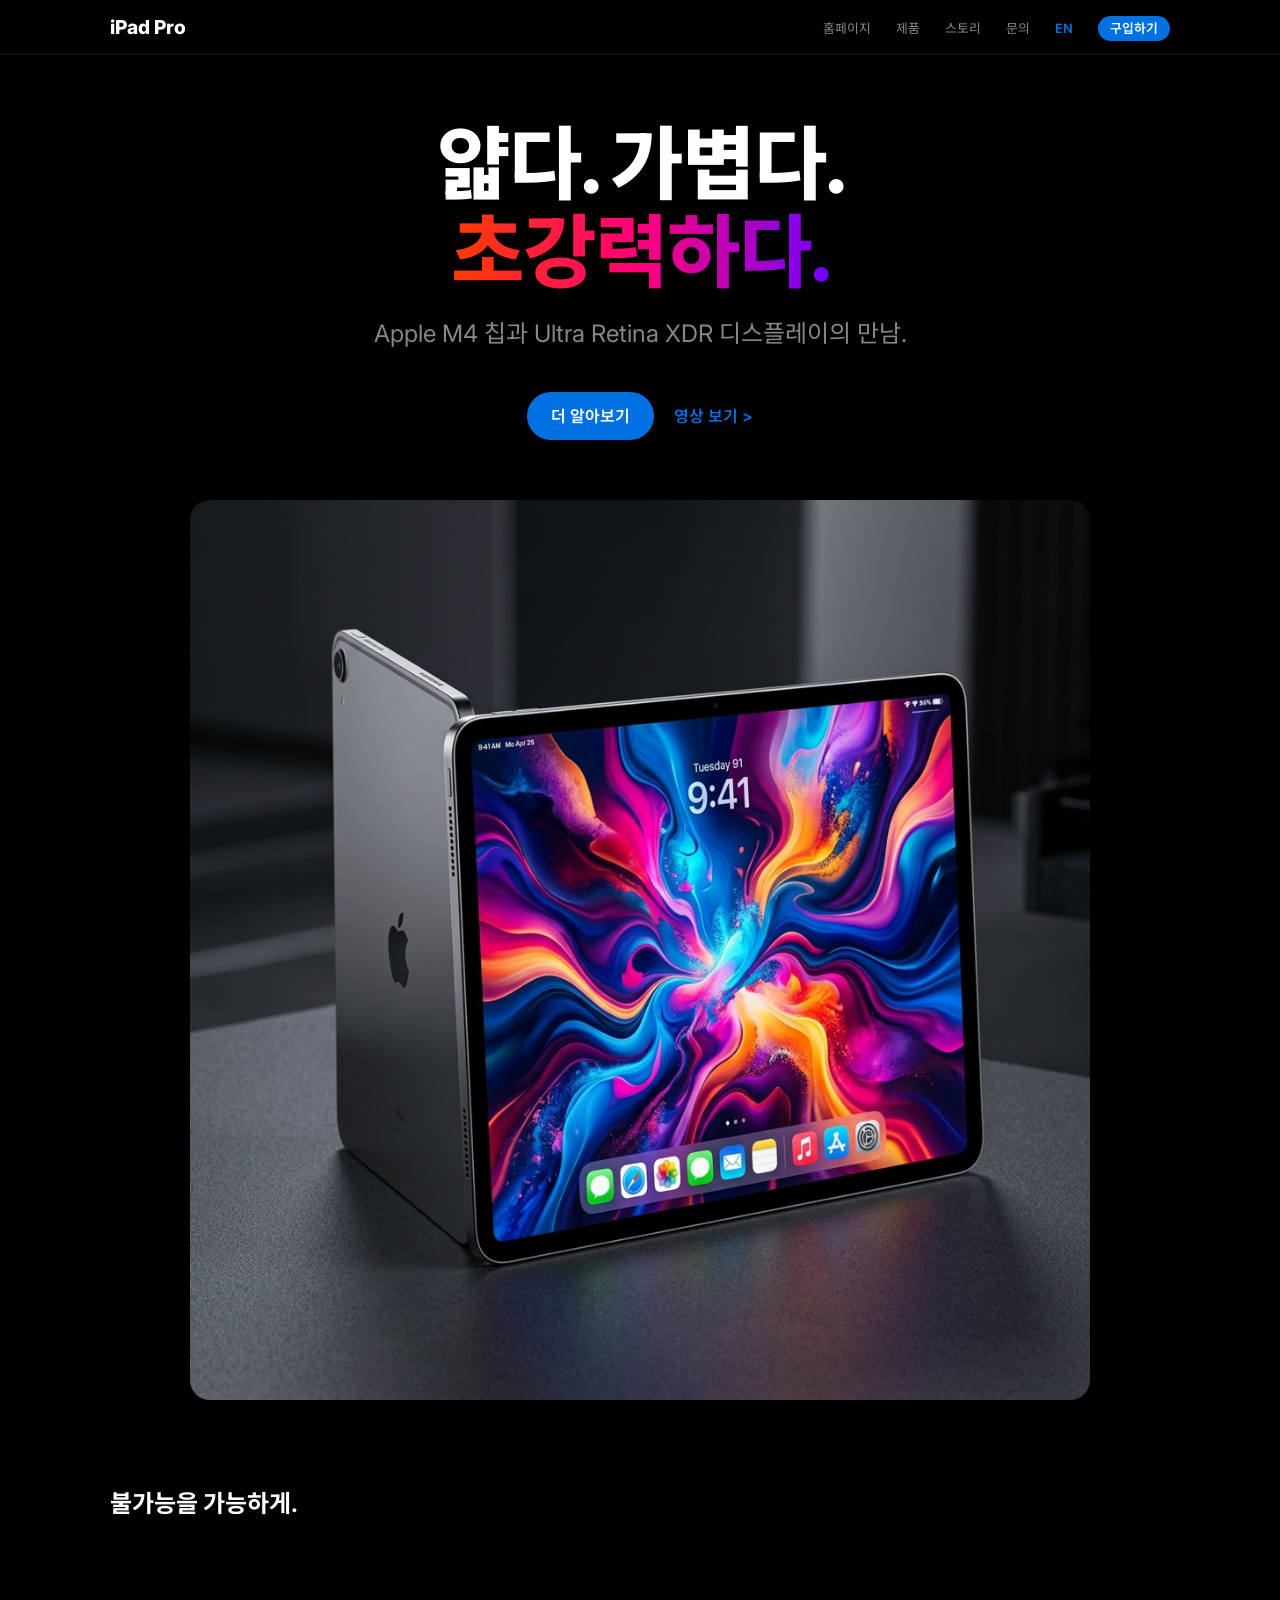
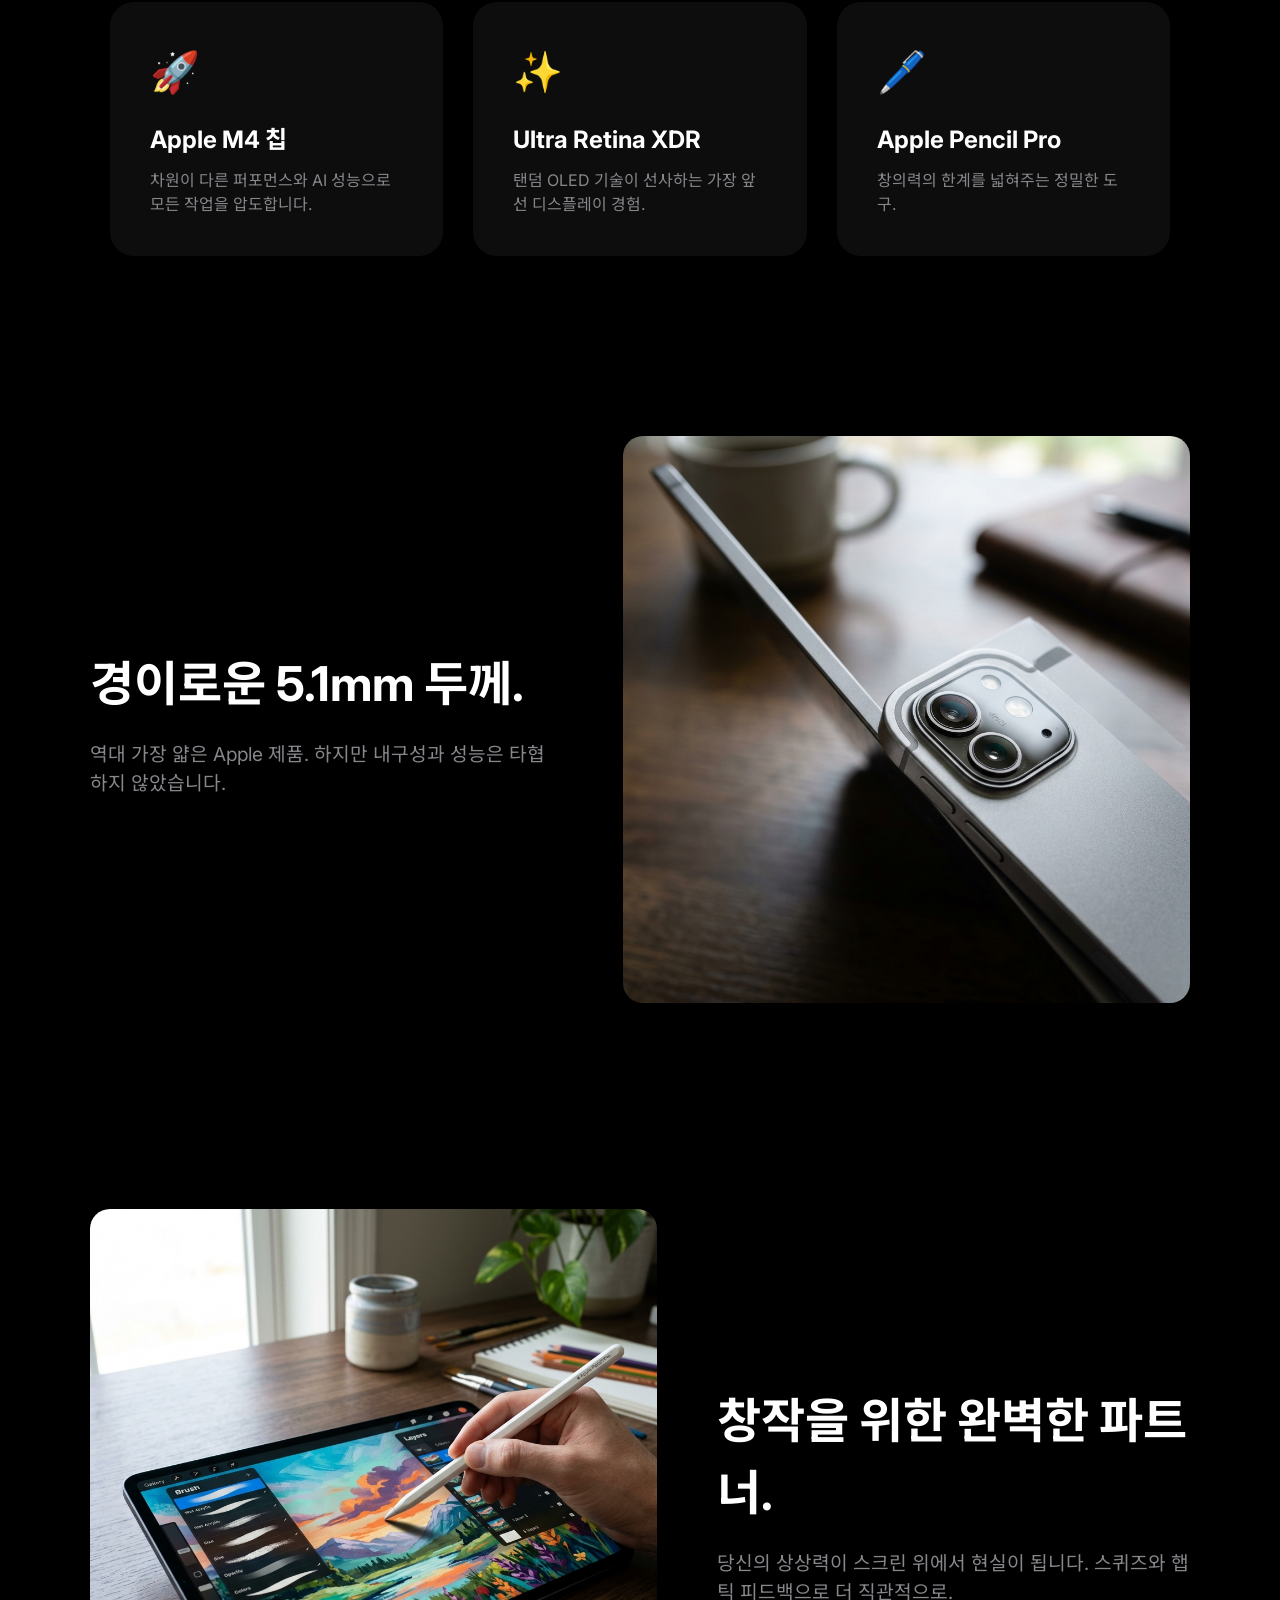
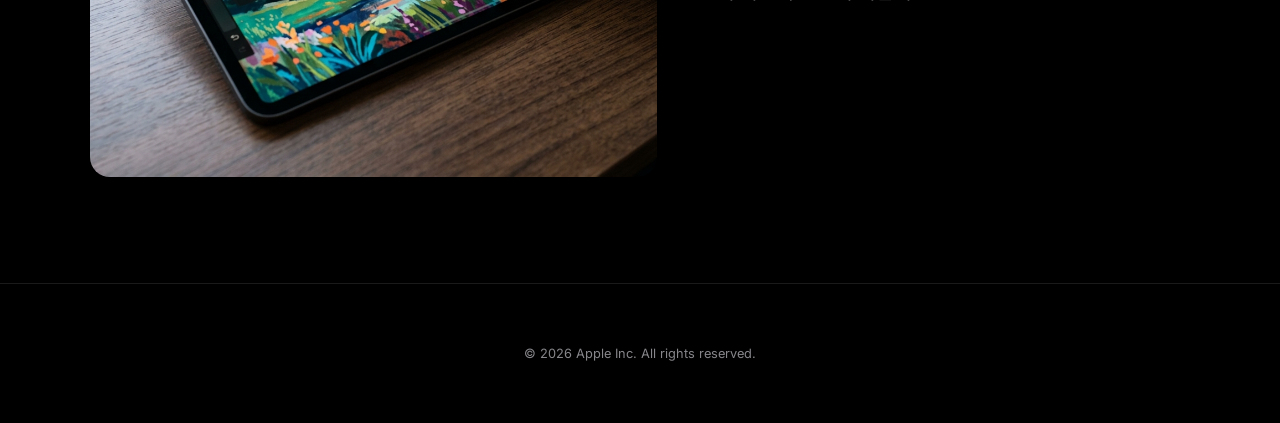
<file: index.html>
<!DOCTYPE html>
<html lang="ko">

<head>
    <meta charset="UTF-8">
    <meta name="viewport" content="width=device-width, initial-scale=1.0">
    <title>iPad Pro - 완전히 새로운 차원</title>
    <meta name="description" content="M4 칩의 압도적인 성능, 세상에서 가장 앞선 디스플레이. 새로운 iPad Pro를 만나보세요.">
    <link rel="stylesheet" href="style.css">
    <link rel="preconnect" href="https://fonts.googleapis.com">
    <link rel="preconnect" href="https://fonts.gstatic.com" crossorigin>
    <link
        href="https://fonts.googleapis.com/css2?family=Inter:wght@300;400;600;800&family=Noto+Sans+KR:wght@300;400;700;900&display=swap"
        rel="stylesheet">
</head>

<body>
    <header id="header">
        <nav class="container">
            <div class="logo">iPad Pro</div>
            <ul class="nav-menu">
                <li><a href="#hero">홈페이지</a></li>
                <li><a href="#features">제품</a></li>
                <li><a href="#design">스토리</a></li>
                <li><a href="#footer">문의</a></li>
                <li><a href="en.html" class="lang-link">EN</a></li>
                <li><a href="#" class="buy-now">구입하기</a></li>
            </ul>
        </nav>
    </header>

    <main>
        <section id="hero" class="fade-in">
            <div class="container">
                <div class="hero-content">
                    <h1 class="main-title">얇다. 가볍다.<br><span class="highlight">초강력하다.</span></h1>
                    <p class="subtitle">Apple M4 칩과 Ultra Retina XDR 디스플레이의 만남.</p>
                    <div class="cta-group">
                        <a href="#" class="btn-primary">더 알아보기</a>
                        <a href="#" class="btn-link">영상 보기 ></a>
                    </div>
                </div>
                <div class="hero-image">
                    <img src="assets/hero.png" alt="iPad Pro">
                </div>
            </div>
        </section>

        <section id="features" class="scroll-reveal">
            <div class="container">
                <h2 class="section-title">불가능을 가능하게.</h2>
                <div class="grid">
                    <div class="card">
                        <span class="icon">🚀</span>
                        <h3>Apple M4 칩</h3>
                        <p>차원이 다른 퍼포먼스와 AI 성능으로 모든 작업을 압도합니다.</p>
                    </div>
                    <div class="card">
                        <span class="icon">✨</span>
                        <h3>Ultra Retina XDR</h3>
                        <p>탠덤 OLED 기술이 선사하는 가장 앞선 디스플레이 경험.</p>
                    </div>
                    <div class="card">
                        <span class="icon">🖊️</span>
                        <h3>Apple Pencil Pro</h3>
                        <p>창의력의 한계를 넓혀주는 정밀한 도구.</p>
                    </div>
                </div>
            </div>
        </section>

        <section id="design" class="scroll-reveal">
            <div class="container split">
                <div class="text">
                    <h2>경이로운 5.1mm 두께.</h2>
                    <p>역대 가장 얇은 Apple 제품. 하지만 내구성과 성능은 타협하지 않았습니다.</p>
                </div>
                <div class="image">
                    <img src="assets/detail.png" alt="iPad Design">
                </div>
            </div>
        </section>

        <section id="creativity" class="scroll-reveal">
            <div class="container split reverse">
                <div class="text">
                    <h2>창작을 위한 완벽한 파트너.</h2>
                    <p>당신의 상상력이 스크린 위에서 현실이 됩니다. 스퀴즈와 햅틱 피드백으로 더 직관적으로.</p>
                </div>
                <div class="image">
                    <img src="assets/pencil.png" alt="Apple Pencil">
                </div>
            </div>
        </section>
    </main>

    <footer id="footer" class="footer">
        <div class="container">
            <p>&copy; 2026 Apple Inc. All rights reserved.</p>
        </div>
    </footer>

    <script src="script.js"></script>
</body>

</html>
</file>
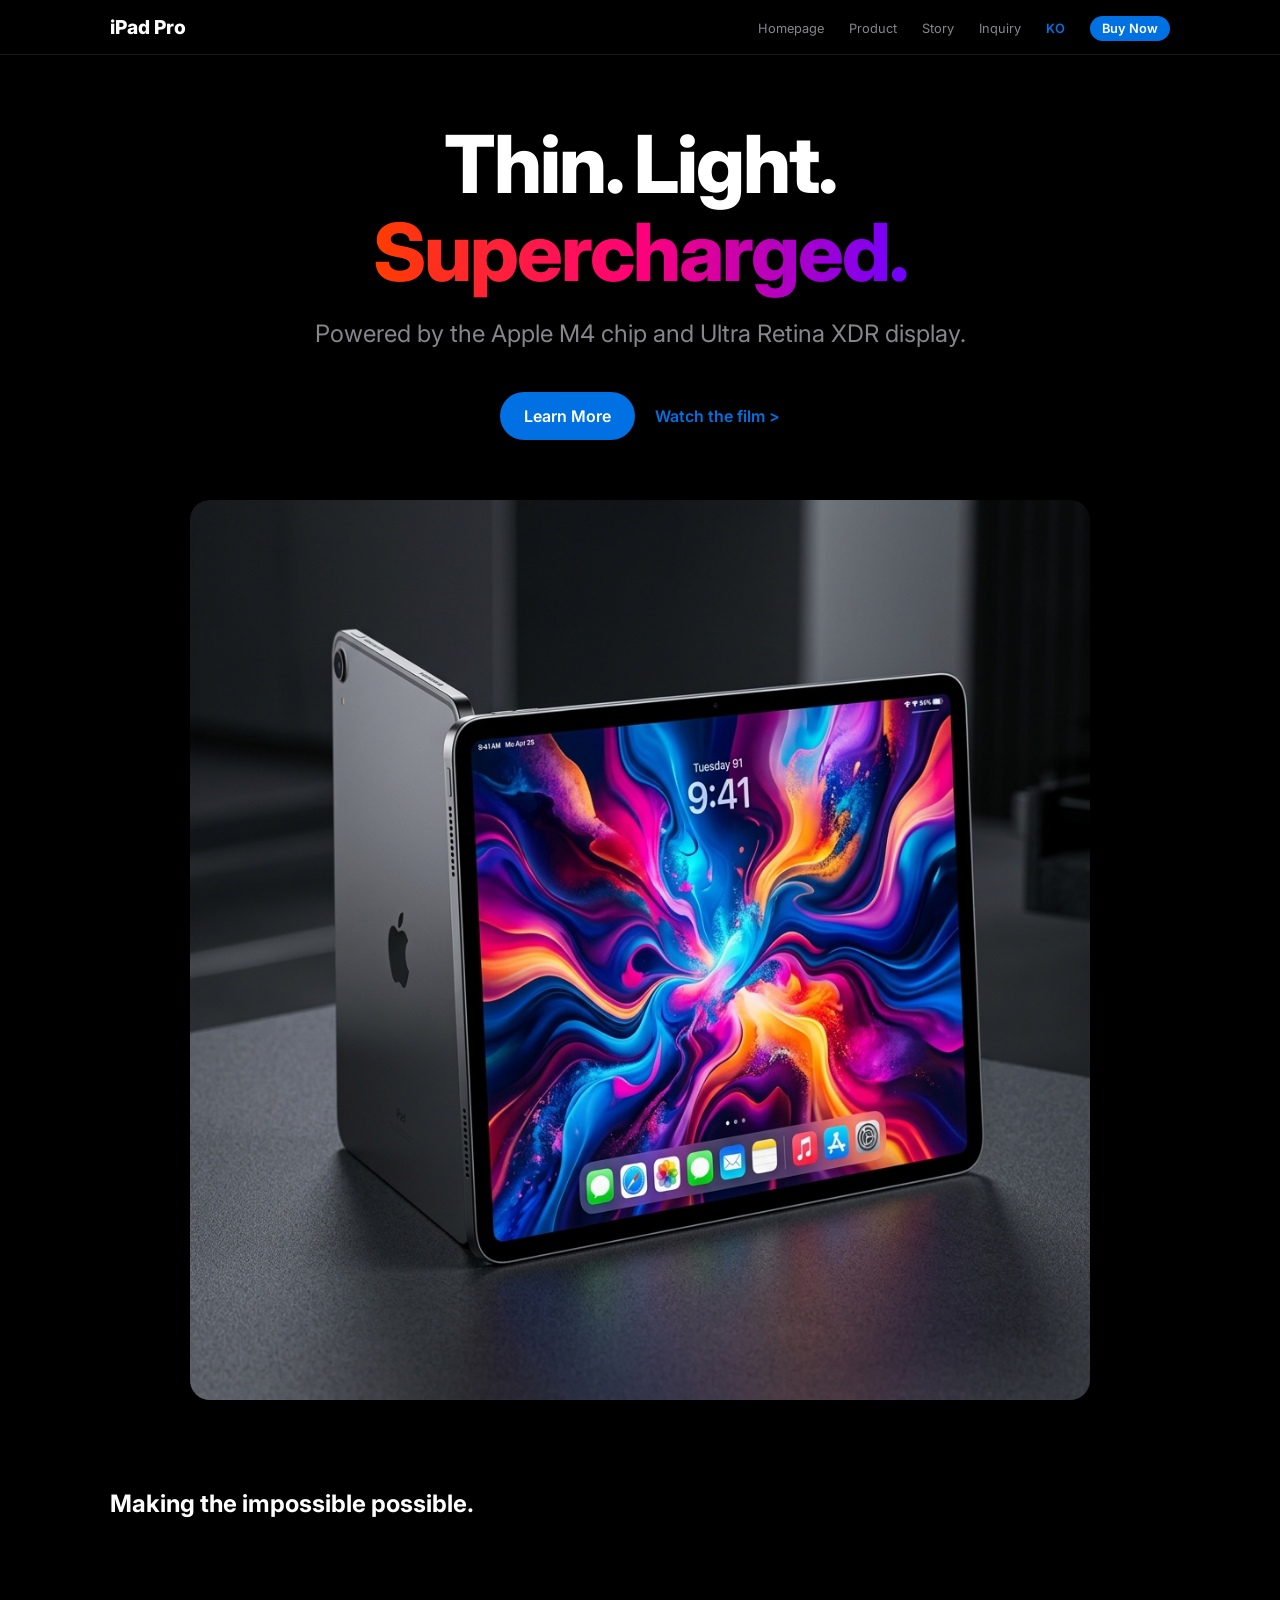
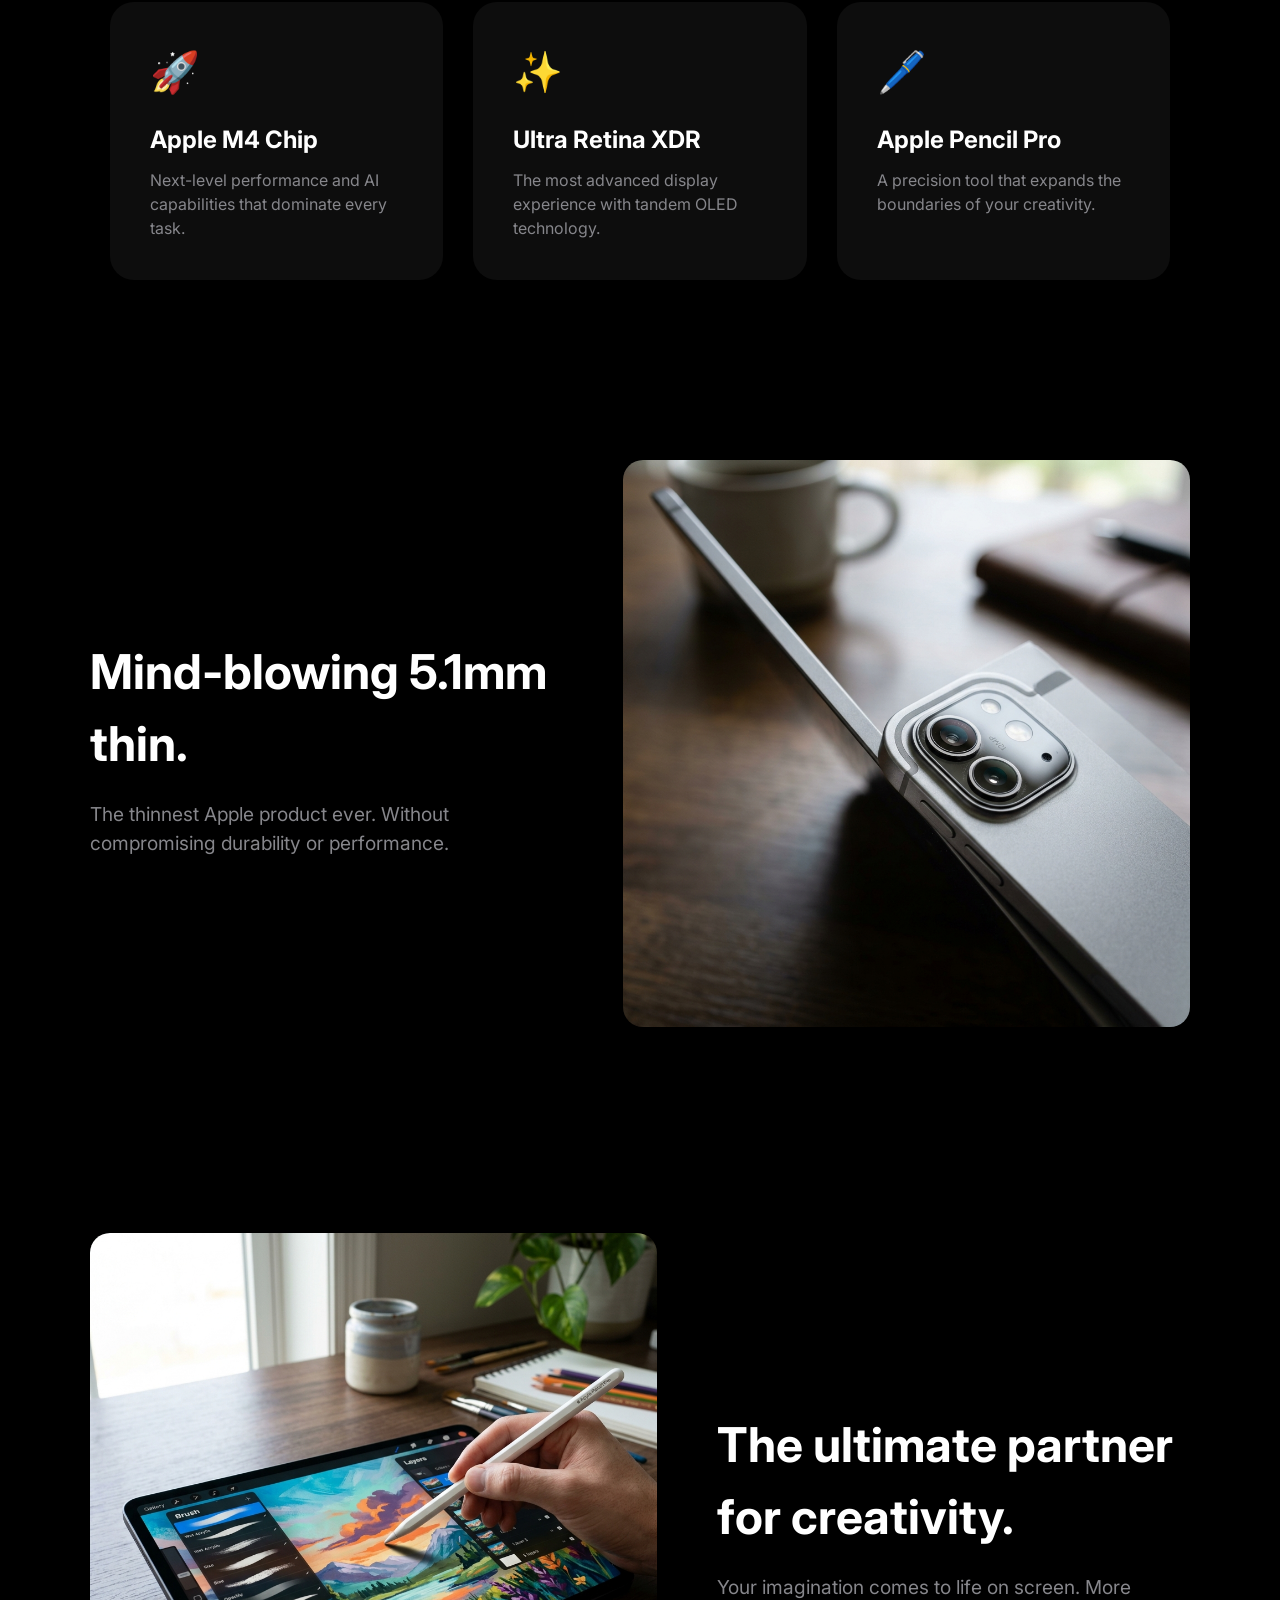
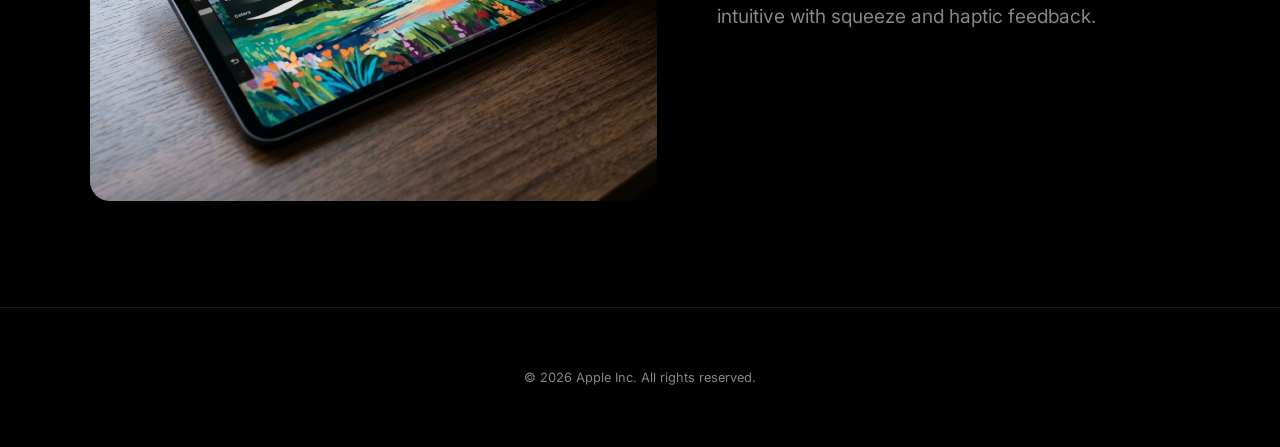
<file: en.html>
<!DOCTYPE html>
<html lang="en">
<head>
    <meta charset="UTF-8">
    <meta name="viewport" content="width=device-width, initial-scale=1.0">
    <title>iPad Pro - A Whole New Dimension</title>
    <meta name="description" content="Mind-blowing performance with the M4 chip. The world's most advanced display. Meet the new iPad Pro.">
    <link rel="stylesheet" href="style.css">
    <link rel="preconnect" href="https://fonts.googleapis.com">
    <link rel="preconnect" href="https://fonts.gstatic.com" crossorigin>
    <link href="https://fonts.googleapis.com/css2?family=Inter:wght@300;400;600;800&display=swap" rel="stylesheet">
</head>
<body>
    <header id="header">
        <nav class="container">
            <div class="logo">iPad Pro</div>
            <ul class="nav-menu">
                <li><a href="#hero">Homepage</a></li>
                <li><a href="#features">Product</a></li>
                <li><a href="#design">Story</a></li>
                <li><a href="#footer">Inquiry</a></li>
                <li><a href="index.html" class="lang-link">KO</a></li>
                <li><a href="#" class="buy-now">Buy Now</a></li>
            </ul>
        </nav>
    </header>

    <main>
        <section id="hero" class="fade-in">
            <div class="container">
                <div class="hero-content">
                    <h1 class="main-title">Thin. Light.<br><span class="highlight">Supercharged.</span></h1>
                    <p class="subtitle">Powered by the Apple M4 chip and Ultra Retina XDR display.</p>
                    <div class="cta-group">
                        <a href="#" class="btn-primary">Learn More</a>
                        <a href="#" class="btn-link">Watch the film ></a>
                    </div>
                </div>
                <div class="hero-image">
                    <img src="assets/hero.png" alt="iPad Pro">
                </div>
            </div>
        </section>

        <section id="features" class="scroll-reveal">
            <div class="container">
                <h2 class="section-title">Making the impossible possible.</h2>
                <div class="grid">
                    <div class="card">
                        <span class="icon">🚀</span>
                        <h3>Apple M4 Chip</h3>
                        <p>Next-level performance and AI capabilities that dominate every task.</p>
                    </div>
                    <div class="card">
                        <span class="icon">✨</span>
                        <h3>Ultra Retina XDR</h3>
                        <p>The most advanced display experience with tandem OLED technology.</p>
                    </div>
                    <div class="card">
                        <span class="icon">🖊️</span>
                        <h3>Apple Pencil Pro</h3>
                        <p>A precision tool that expands the boundaries of your creativity.</p>
                    </div>
                </div>
            </div>
        </section>

        <section id="design" class="scroll-reveal">
            <div class="container split">
                <div class="text">
                    <h2>Mind-blowing 5.1mm thin.</h2>
                    <p>The thinnest Apple product ever. Without compromising durability or performance.</p>
                </div>
                <div class="image">
                    <img src="assets/detail.png" alt="iPad Design">
                </div>
            </div>
        </section>

        <section id="creativity" class="scroll-reveal">
            <div class="container split reverse">
                <div class="text">
                    <h2>The ultimate partner for creativity.</h2>
                    <p>Your imagination comes to life on screen. More intuitive with squeeze and haptic feedback.</p>
                </div>
                <div class="image">
                    <img src="assets/pencil.png" alt="Apple Pencil">
                </div>
            </div>
        </section>
    </main>

    <footer id="footer" class="footer">
        <div class="container">
            <p>&copy; 2026 Apple Inc. All rights reserved.</p>
        </div>
    </footer>

    <script src="script.js"></script>
</body>
</html>
</file>
<file: style.css>
:root {
    --black: #000000;
    --white: #ffffff;
    --gray-100: #f5f5f7;
    --gray-200: #e8e8ed;
    --gray-500: #86868b;
    --blue: #0071e3;
    --accent: linear-gradient(135deg, #6e8efb, #a777e3);
}

* {
    margin: 0;
    padding: 0;
    box-sizing: border-box;
}

body {
    font-family: 'Inter', 'Noto Sans KR', sans-serif;
    background-color: var(--black);
    color: var(--white);
    line-height: 1.5;
    -webkit-font-smoothing: antialiased;
    overflow-x: hidden;
}

.container {
    max-width: 1100px;
    margin: 0 auto;
    padding: 0 20px;
}

/* Header */
#header {
    position: fixed;
    top: 0;
    width: 100%;
    z-index: 1000;
    background: rgba(0, 0, 0, 0.8);
    backdrop-filter: blur(20px);
    border-bottom: 1px solid rgba(255, 255, 255, 0.1);
}

nav {
    height: 54px;
    display: flex;
    justify-content: space-between;
    align-items: center;
}

.logo {
    font-size: 1.2rem;
    font-weight: 800;
}

.nav-menu {
    list-style: none;
    display: flex;
    gap: 25px;
    align-items: center;
}

.nav-menu a {
    text-decoration: none;
    color: var(--gray-500);
    font-size: 0.8rem;
    transition: color 0.3s;
}

.nav-menu a:hover {
    color: var(--white);
}

.lang-link {
    font-weight: 600;
    color: var(--blue) !important;
}

.buy-now {
    background-color: var(--blue);
    color: var(--white) !important;
    padding: 5px 12px;
    border-radius: 20px;
    font-weight: 600;
}

/* Hero */
#hero {
    padding-top: 120px;
    padding-bottom: 80px;
    text-align: center;
}

.main-title {
    font-size: clamp(3rem, 10vw, 5rem);
    font-weight: 800;
    letter-spacing: -2px;
    line-height: 1.1;
    margin-bottom: 20px;
}

.highlight {
    background: linear-gradient(90deg, #ff3d00, #ff007a, #7000ff);
    -webkit-background-clip: text;
    -webkit-text-fill-color: transparent;
}

.subtitle {
    font-size: 1.5rem;
    color: var(--gray-500);
    margin-bottom: 40px;
}

.cta-group {
    display: flex;
    justify-content: center;
    gap: 20px;
    margin-bottom: 60px;
}

.btn-primary {
    background-color: var(--blue);
    color: white;
    padding: 12px 24px;
    border-radius: 30px;
    text-decoration: none;
    font-weight: 600;
    transition: transform 0.3s;
}

.btn-link {
    color: var(--blue);
    text-decoration: none;
    font-weight: 600;
    line-height: 48px;
}

.hero-image img {
    width: 100%;
    max-width: 900px;
    border-radius: 20px;
    box-shadow: 0 40px 100px rgba(0,0,0,0.6);
}

/* Features Grid */
.grid {
    display: grid;
    grid-template-columns: repeat(auto-fit, minmax(280px, 1fr));
    gap: 30px;
    padding: 80px 0;
}

.card {
    background: rgba(255, 255, 255, 0.05);
    padding: 40px;
    border-radius: 24px;
    transition: transform 0.3s;
}

.card:hover {
    transform: translateY(-10px);
}

.icon {
    font-size: 2.5rem;
    margin-bottom: 20px;
    display: block;
}

.card h3 {
    font-size: 1.5rem;
    margin-bottom: 10px;
}

.card p {
    color: var(--gray-500);
}

/* Split Sections */
.split {
    display: flex;
    align-items: center;
    gap: 60px;
    padding: 100px 0;
}

.split.reverse {
    flex-direction: row-reverse;
}

.split .text {
    flex: 1;
}

.split .text h2 {
    font-size: 3rem;
    margin-bottom: 20px;
}

.split .text p {
    font-size: 1.2rem;
    color: var(--gray-500);
}

.split .image {
    flex: 1.2;
}

.split .image img {
    width: 100%;
    border-radius: 20px;
}

/* Animations */
.fade-in {
    opacity: 0;
    animation: fadeIn 1.2s forwards;
}

@keyframes fadeIn {
    to { opacity: 1; }
}

.scroll-reveal {
    opacity: 0;
    transform: translateY(40px);
    transition: all 1s ease-out;
}

.scroll-reveal.active {
    opacity: 1;
    transform: translateY(0);
}

/* Footer */
.footer {
    padding: 60px 0;
    text-align: center;
    color: var(--gray-500);
    font-size: 0.8rem;
    border-top: 1px solid rgba(255, 255, 255, 0.1);
}

@media (max-width: 768px) {
    .split {
        flex-direction: column;
        text-align: center;
        gap: 30px;
    }
    .nav-menu {
        display: none;
    }
    .main-title {
        font-size: 2.5rem;
    }
    .subtitle {
        font-size: 1.1rem;
    }
    #hero {
        padding-top: 100px;
        padding-bottom: 50px;
    }
    .cta-group {
        flex-direction: column;
        gap: 10px;
    }
}
</file>
